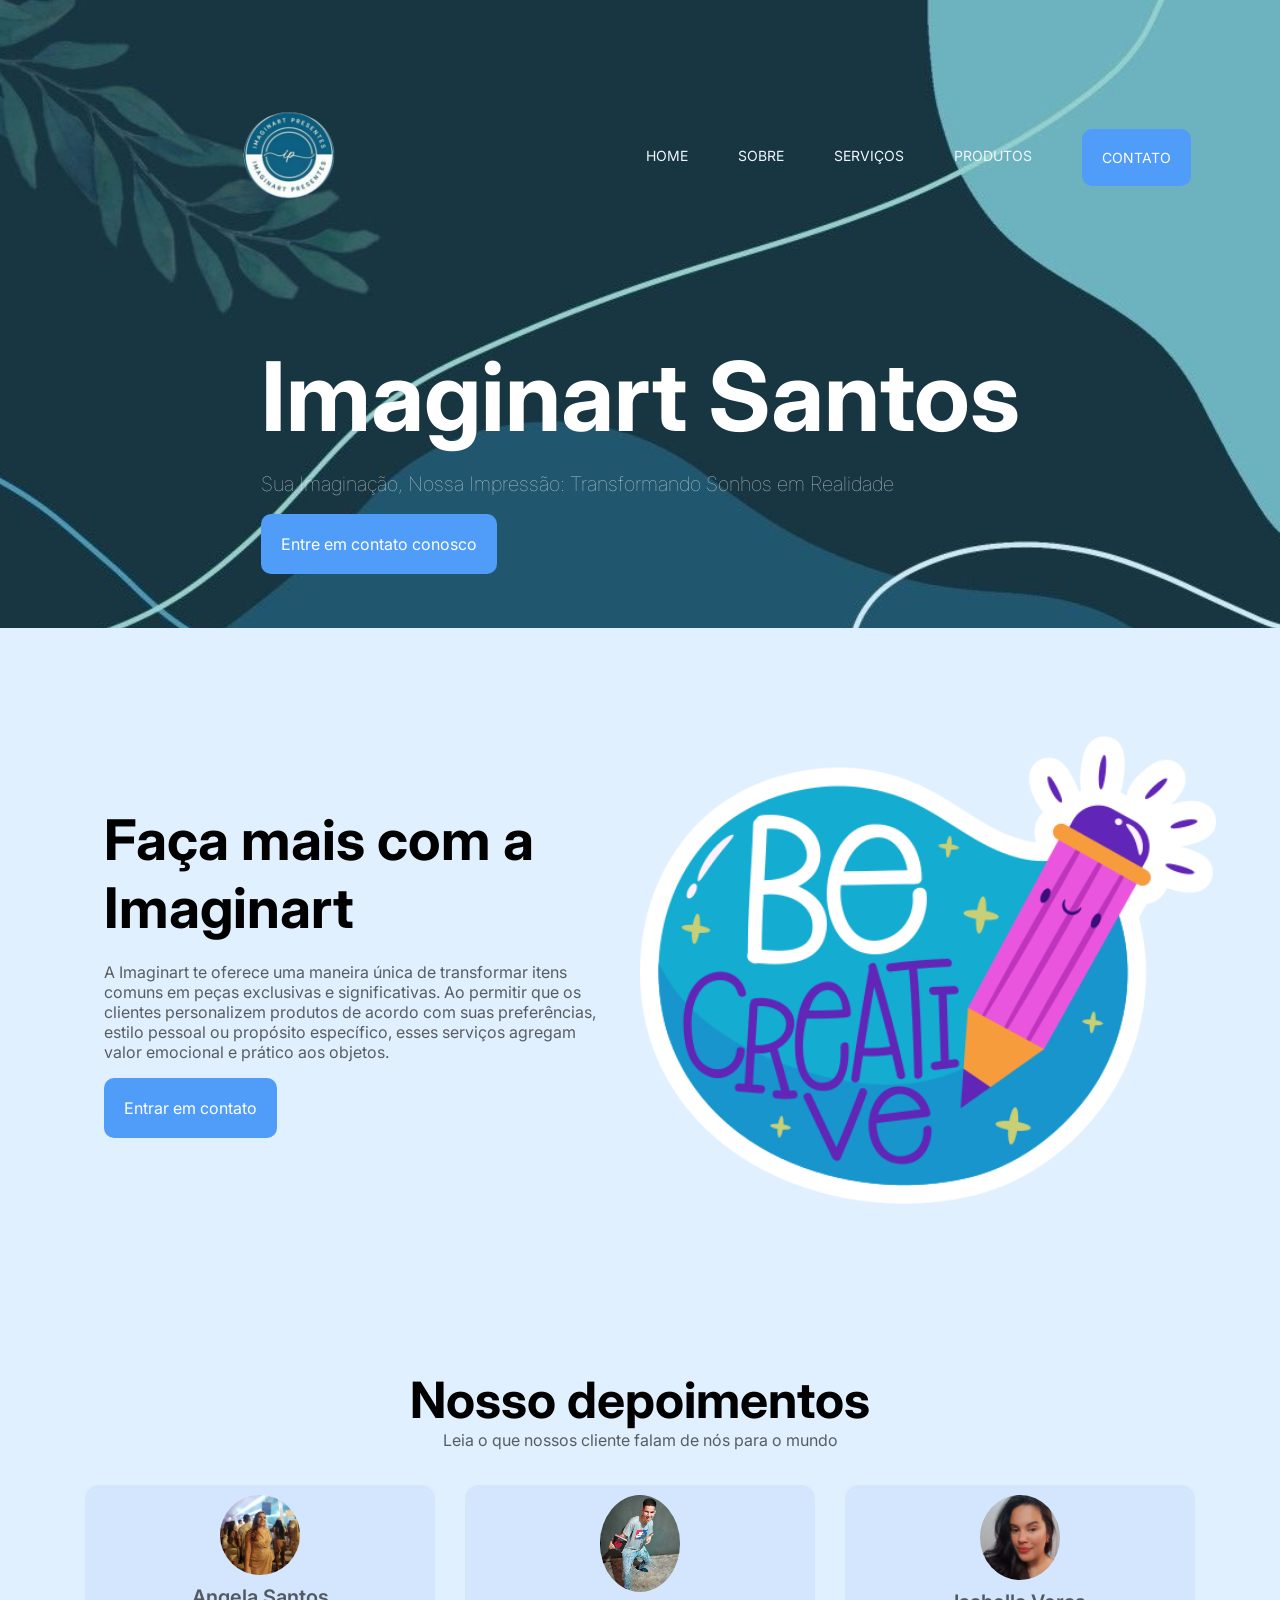
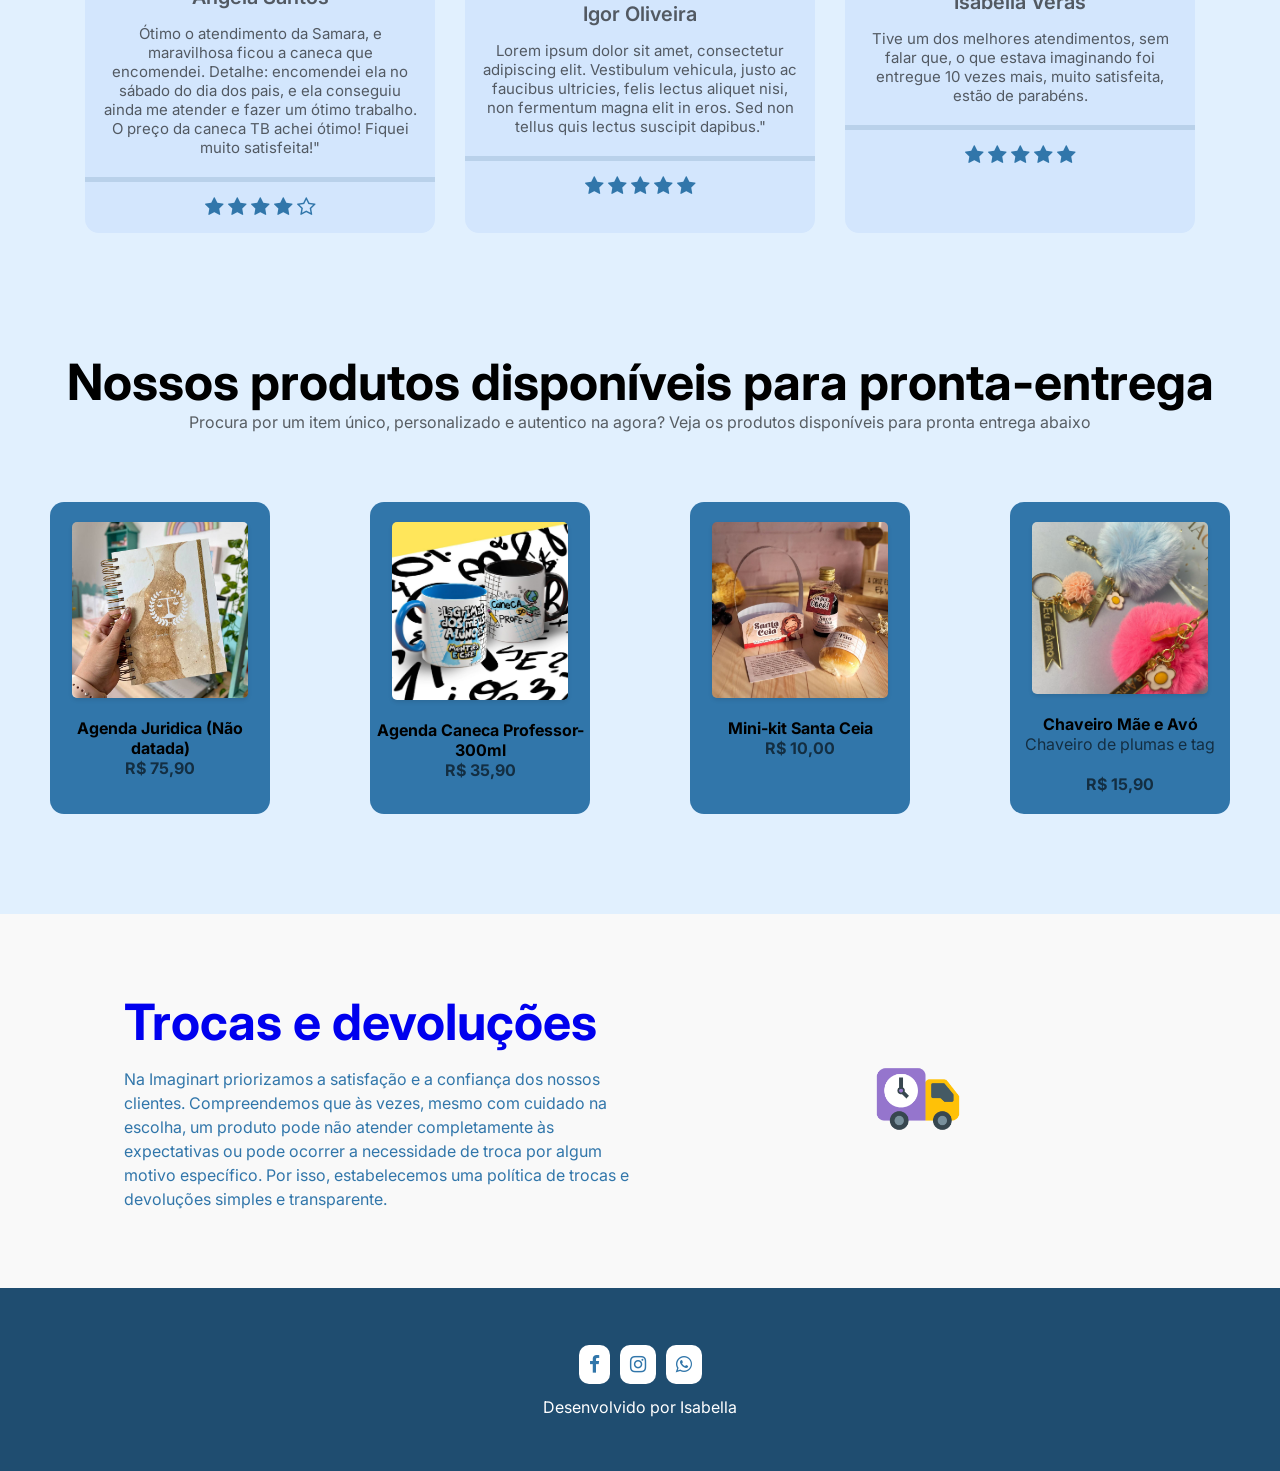
<file: imaginart/index.html>
<!DOCTYPE html>
<html lang="pt-br">

<head>
  <meta charset="utf-8">
  <!--Font Awsome-->
  <link rel="stylesheet" href="https://cdnjs.cloudflare.com/ajax/libs/font-awesome/4.7.0/css/font-awesome.css"
    integrity="sha512-5A8nwdMOWrSz20fDsjczgUidUBR8liPYU+WymTZP1lmY9G6Oc7HlZv156XqnsgNUzTyMefFTcsFH/tnJE/+xBg=="
    crossorigin="anonymous" referrerpolicy="no-referrer" />
  <meta name="viewport" content="width=device-width">
  <title>Imaginart Santos</title>
  <!--Css-->
  <link href="css/style.css" rel="stylesheet" type="text/css" />
</head>

<body>
  <header style="background-image:url('img/fundo.jpg');">
    <!-- header-->
    <div class="container">
      <nav>
        <a href="index.html">
          <img src="img/logo (1).png" alt="Logo" width="450" height="250"></a>
        <ul class="ul">
          <a href="index.html">Home</a>
          <a href="sobre.html">Sobre</a>
          <a href="serviços.html">Serviços</a>
          <a href="produtos.html">Produtos</a>
          <a class="contatobtn" href="contato.html">Contato</a>
      </nav>
      <section class="banner">
        <div class="banner-texto">
          <h1>Imaginart Santos</h1>
          <p>Sua Imaginação, Nossa Impressão: Transformando Sonhos em Realidade</p>
          <a href="contato.html" class="contatobtn">Entre em contato conosco</a>
        </div><!--banner-texto-->
      </section> <!--banner-->
    </div><!-- container-->
  </header>
  <section class="faca-mais">
    <div class="container">
      <div class="faca-mais-texto">
        <h3>Faça mais com a Imaginart</h3>
        <p> A Imaginart te oferece uma maneira única de transformar itens comuns em peças exclusivas e significativas.
          Ao permitir que os clientes personalizem produtos de acordo com suas preferências, estilo pessoal ou propósito
          específico, esses serviços agregam valor emocional e prático aos objetos. </p>
        <a href="servicos.html" class="contatobtn animate-btn">Entrar em contato</a>
      </div><!--faca-mais-texto-->
      <div class="faca-mais-img">
        <img src="img/desenho.png" alt="img1">
      </div><!--faca-mais-img-->
    </div><!--container-->
  </section><!--faca-mais-->

  <section class="depoimentos">
    <div class="container">
      <h3>Nosso depoimentos</h3>
      <p> Leia o que nossos cliente falam de nós para o mundo</p>
      <div class="cards">
        <!--card-item1-->
        <div class="card-item">
          <img src="img/angeladepo.png" alt="depoimentoimagem">
          <p class="nome-usuario">Angela Santos</p>
          <p class="depoimento-usuario">Ótimo o atendimento da Samara, e maravilhosa ficou a caneca que encomendei.
            Detalhe: encomendei ela no sábado do dia dos pais, e ela conseguiu ainda me atender e fazer um ótimo
            trabalho. O preço da caneca TB achei ótimo! Fiquei muito satisfeita!"</p>
          <div class="estrelas">
            <i class="fa fa-star" aria-hidden="true"></i>
            <i class="fa fa-star" aria-hidden="true"></i>
            <i class="fa fa-star" aria-hidden="true"></i>
            <i class="fa fa-star" aria-hidden="true"></i>
            <i class="fa fa-star-o" aria-hidden="true"></i> <!--estrela vazia-->
          </div><!--estrelas-->
        </div> <!--card-item1-->
        <!--card-item2-->
        <div class="card-item">
          <img src="img/igordepo.png" alt="depoimentoimagem">
          <p class="nome-usuario">Igor Oliveira</p>
          <p class="depoimento-usuario">Lorem ipsum dolor sit amet, consectetur adipiscing elit. Vestibulum vehicula,
            justo ac faucibus ultricies, felis lectus aliquet nisi, non fermentum magna elit in eros. Sed non tellus
            quis lectus suscipit dapibus."</p>
          <div class="estrelas">
            <i class="fa fa-star" aria-hidden="true"></i>
            <i class="fa fa-star" aria-hidden="true"></i>
            <i class="fa fa-star" aria-hidden="true"></i>
            <i class="fa fa-star" aria-hidden="true"></i>
            <i class="fa fa-star" aria-hidden="true"></i>
          </div><!--estrelas-->
        </div> <!--card-item2-->
        <!--card-item3-->
        <div class="card-item">
          <img src="img/isadepo.png" alt="depoimentoimagem">
          <p class="nome-usuario">Isabella Veras</p>
          <p class="depoimento-usuario">Tive um dos melhores atendimentos, sem falar que, o que estava imaginando foi
            entregue 10 vezes mais, muito satisfeita, estão de parabéns.</p>
          <div class="estrelas">
            <i class="fa fa-star" aria-hidden="true"></i>
            <i class="fa fa-star" aria-hidden="true"></i>
            <i class="fa fa-star" aria-hidden="true"></i>
            <i class="fa fa-star" aria-hidden="true"></i>
            <i class="fa fa-star" aria-hidden="true"></i>
          </div><!--estrelas-->
        </div> <!--card-item3-->
      </div><!--cards-->
    </div><!--container-->
  </section><!--depoimentos-->

  <section class="produtos-pronta-entrega">
    <div class="container">
      <h3>Nossos produtos disponíveis para pronta-entrega</h3>
      <p>Procura por um item único, personalizado e autentico na agora? Veja os produtos disponíveis para pronta entrega
        abaixo</p>
    </div>
    <div class="produtos-imagem">
      <!--produto-item1-->
      <div class="produtos-item">
        <div class="img-produto">
          <img src="img/img-produto/agendajuridica.jpg" alt="Agenda juridica">
        </div><!--img-produto-->
        <div class="descricao-produto">
          <h4>Agenda Juridica (Não datada)</h4>
          <p><b>R$ 75,90</b></p>
        </div><!--descricao-produto-->
      </div><!----produtos-item1-->
      <!--produto-item2-->
      <div class="produtos-item">
        <div class="img-produto">
          <img src="img/img-produto/canecaprof.png" alt="Caneca Professor">
        </div><!--img-produto-->
        <div class="descricao-produto">
          <h4>Agenda Caneca Professor- 300ml</h4>
          <p><b>R$ 35,90</b></p>
        </div><!--descricao-produto-->
      </div><!----produtos-item2-->
      <!--produto-item3-->
      <div class="produtos-item">
        <div class="img-produto">
          <img src="img/img-produto/kitsantaceia.jpg" alt="Kit Santa Ceia">
        </div><!--img-produto-->
        <div class="descricao-produto">
          <h4>Mini-kit Santa Ceia </h4>
          <p><b>R$ 10,00</b></p>
        </div><!--descricao-produto-->
      </div><!----produtos-item3-->
      <!--produto-item4-->
      <div class="produtos-item">
        <div class="img-produto">
          <img src="img/img-produto/chaveiromaevo.png" alt="Chaveiro mae vo">
        </div><!--img-produto-->
        <div class="descricao-produto">
          <h4>Chaveiro Mãe e Avó</h4>
          <p>Chaveiro de plumas e tag</p>
          <p><b>R$ 15,90</b></p>
        </div><!--descricao-produto-->
      </div><!----produtos-item4-->
    </div> <!----produtos-imagem-->
  </section> <!--produtos-pronta-entrega-->

  <section class="trocas-devolucoes">
    <div class="container">
      <div class="trocas-devolucoes-texto">
        <a href="#" class="Trocas-devolucoes-pag">
          <h3>Trocas e devoluções</h3>
          <p> Na Imaginart priorizamos a satisfação e a confiança dos nossos clientes. Compreendemos que às vezes, mesmo
            com cuidado na escolha, um produto pode não atender completamente às expectativas ou pode ocorrer a
            necessidade de troca por algum motivo específico. Por isso, estabelecemos uma política de trocas e
            devoluções
            simples e transparente.</p>
        </a>
      </div><!--trocas-devolucoes-texto-->
      <div class="trocas-devolucoes-img">
        <img src="img/img(2).png" alt="img2">
      </div><!--trocas-devolucoes-img-->
    </div><!--container-->
  </section><!--trocas-devolucoes-->
  <footer class="footer">
    <div class="container">
      <div class="links">
        <a href="https://www.facebook.com/samara.santtos.545"><i class="fa fa-facebook"></i></a>
        <a href="https://www.instagram.com/imaginart.santtos/"><i class="fa fa-instagram"></i></a>
        <a href="https://api.whatsapp.com/message/BYXNNIUNEVM6H1?autoload=1&app_absent=0"><i
            class="fa fa-whatsapp"></i></a>
      </div><!--links-->
      <p>Desenvolvido por Isabella</p>
    </div><!--container-->
  </footer>
</body>

</html>
</file>
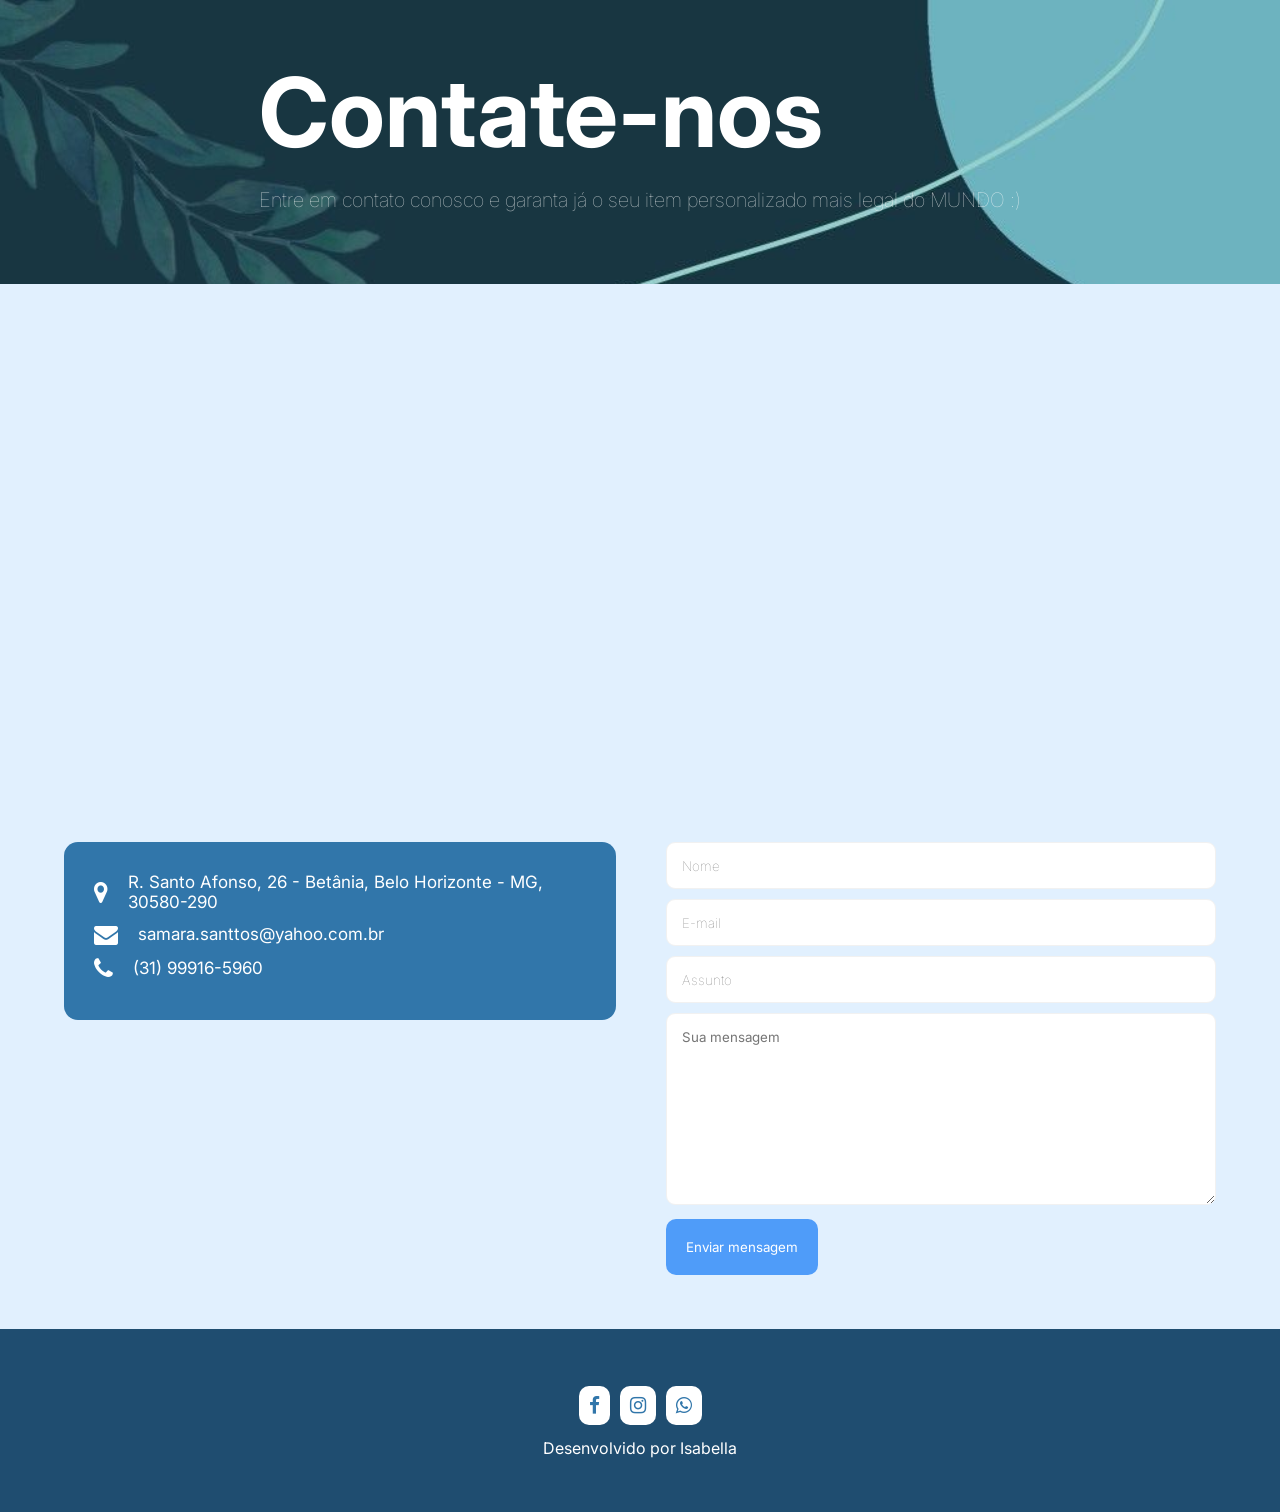
<file: imaginart/contato.html>
<!DOCTYPE html>
<html lang="pt-br">

<head>
  <meta charset="utf-8">
  <!--Font Awsome-->
  <link rel="stylesheet" href="https://cdnjs.cloudflare.com/ajax/libs/font-awesome/4.7.0/css/font-awesome.css"
    integrity="sha512-5A8nwdMOWrSz20fDsjczgUidUBR8liPYU+WymTZP1lmY9G6Oc7HlZv156XqnsgNUzTyMefFTcsFH/tnJE/+xBg=="
    crossorigin="anonymous" referrerpolicy="no-referrer" />
  <meta name="viewport" content="width=device-width">
  <title>Contato</title>
  <!--Css-->
  <link href="css/style.css" rel="stylesheet" type="text/css" />
</head>

<body>
  <header style="background-image:url('img/fundo.jpg');">
    <!-- header-->
    <div class="conteiner">
      <section class="banner">
        <div class="banner-texto">
          <h1>Contate-nos</h1>
          <p>Entre em contato conosco e garanta já o seu item personalizado mais legal do MUNDO :)</p>
        </div><!--banner-texto-->
      </section> <!--banner-->
    </div><!-- conteiner-->
  </header>
  <section class="contato">
    <div class="container">
      <div class="localizacao">
        <iframe
          src="https://www.google.com/maps/embed?pb=!1m18!1m12!1m3!1d3750.080060683215!2d-43.98775312509331!3d-19.963135039340557!2m3!1f0!2f0!3f0!3m2!1i1024!2i768!4f13.1!3m3!1m2!1s0xa697b03d34d3d1%3A0xa37e9d11a82416fe!2sImaginart%20Presentes%20Personalizados!5e0!3m2!1spt-BR!2sbr!4v1712093067949!5m2!1spt-BR!2sbr"
          width="100%" height="450" style="border:0;" allowfullscreen="" loading="lazy"
          referrerpolicy="no-referrer-when-downgrade"></iframe>
      </div><!--localizaçao-->
      <div class="contato-info">
        <div class="lado-direito">
          <div>
            <i class="fa fa-map-marker" aria-hidden="true"></i>
            <p>R. Santo Afonso, 26 - Betânia, Belo Horizonte - MG, 30580-290</p>
          </div>
          <div>
            <i class="fa fa-envelope" aria-hidden="true"></i>
            <p>samara.santtos@yahoo.com.br </p>
          </div>
          <div>
            <i class="fa fa-phone" aria-hidden="true"></i>
            <p>(31) 99916-5960 </p>
          </div>
          </div><!--lado-direito-->
          <div class="lado-esquerdo">
            <form action="">
              <input type="text" placeholder="Nome" required>
              <input type="email" placeholder="E-mail" required>
              <input type="text" placeholder="Assunto" required>
              <textarea cols="30" rows="10" placeholder="Sua mensagem" required></textarea>
              <button class="contatobtn">Enviar mensagem</button>
            </form>
          </div>
      </div><!--contato-info-->
      </div><!--cotainer-->
  </section><!--contato-->

  <footer class="footer">
    <div class="container">
      <div class="links">
        <a href="https://www.facebook.com/samara.santtos.545"><i class="fa fa-facebook"></i></a>
        <a href="https://www.instagram.com/imaginart.santtos/"><i class="fa fa-instagram"></i></a>
        <a href="https://api.whatsapp.com/message/BYXNNIUNEVM6H1?autoload=1&app_absent=0"><i
            class="fa fa-whatsapp"></i></a>
      </div><!--links-->
      <p>Desenvolvido por Isabella</p>
    </div><!--container-->
  </footer>
</body>

</html>
</file>
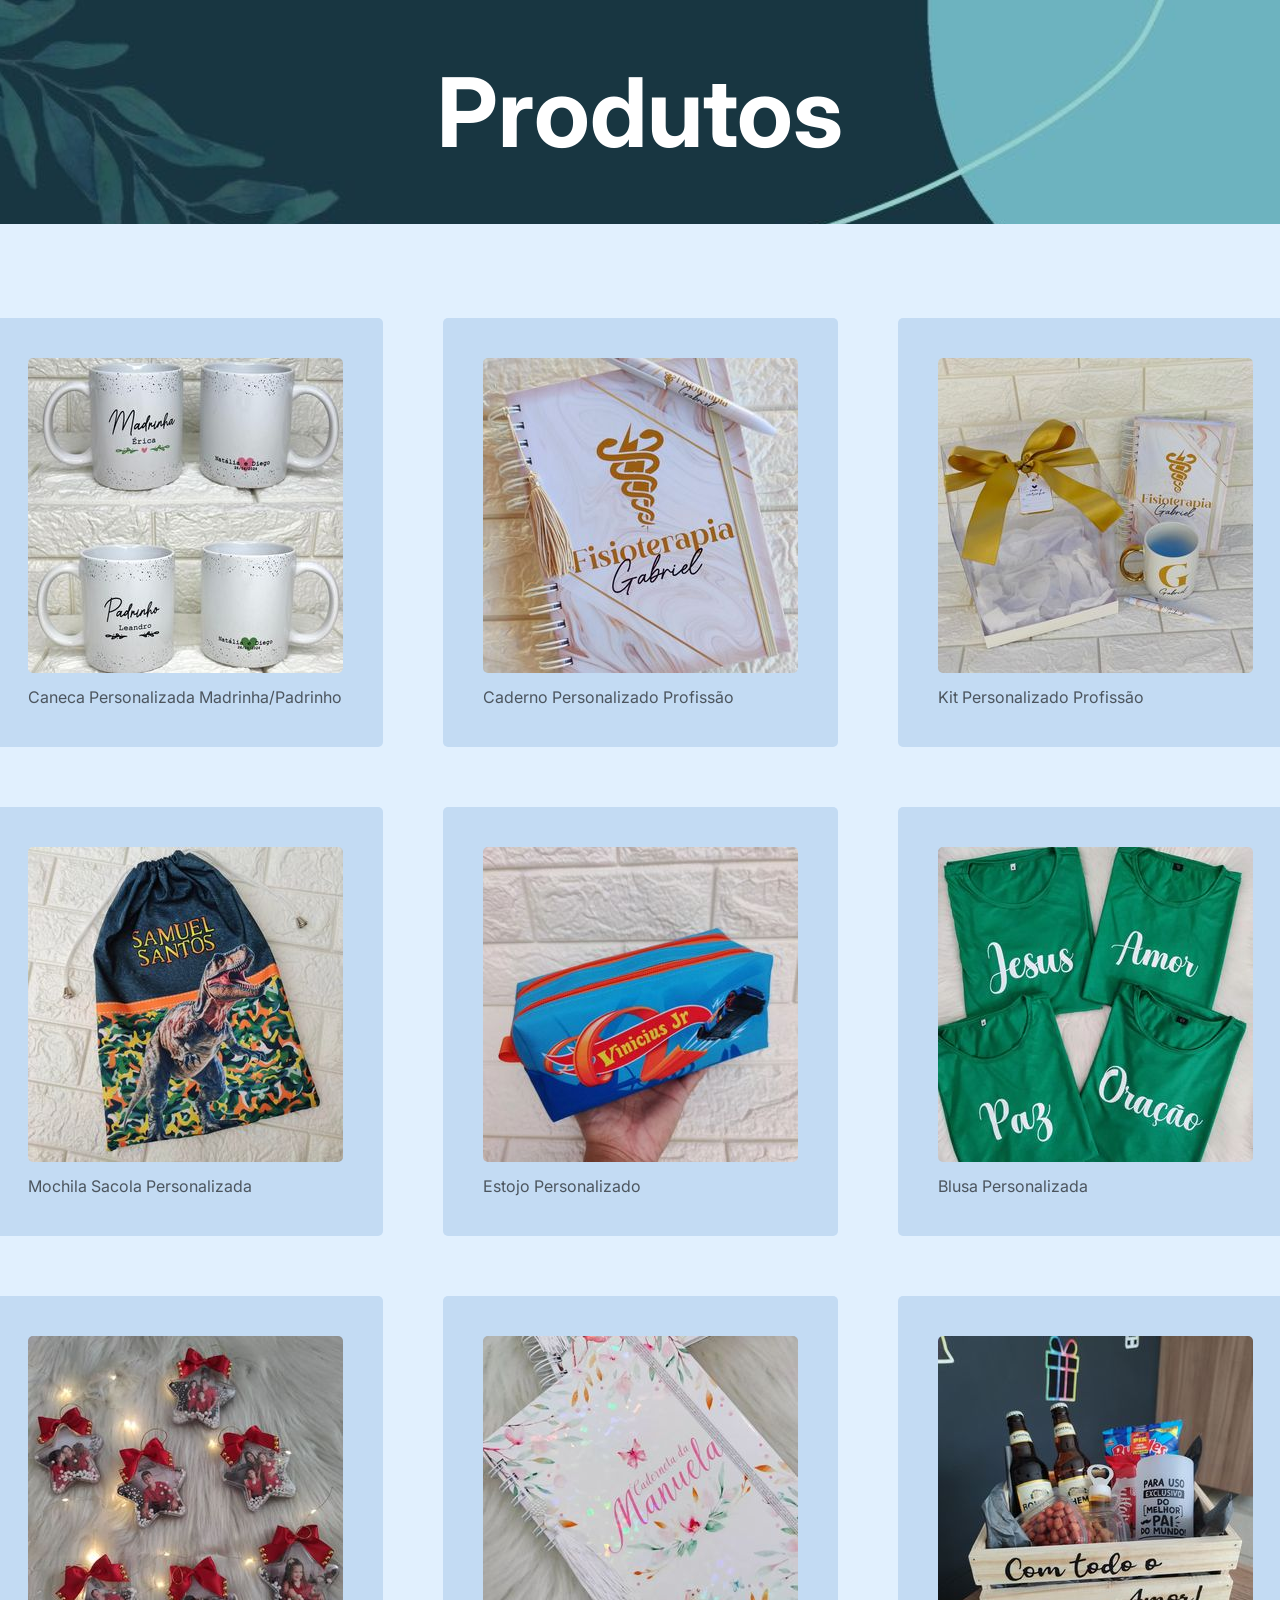
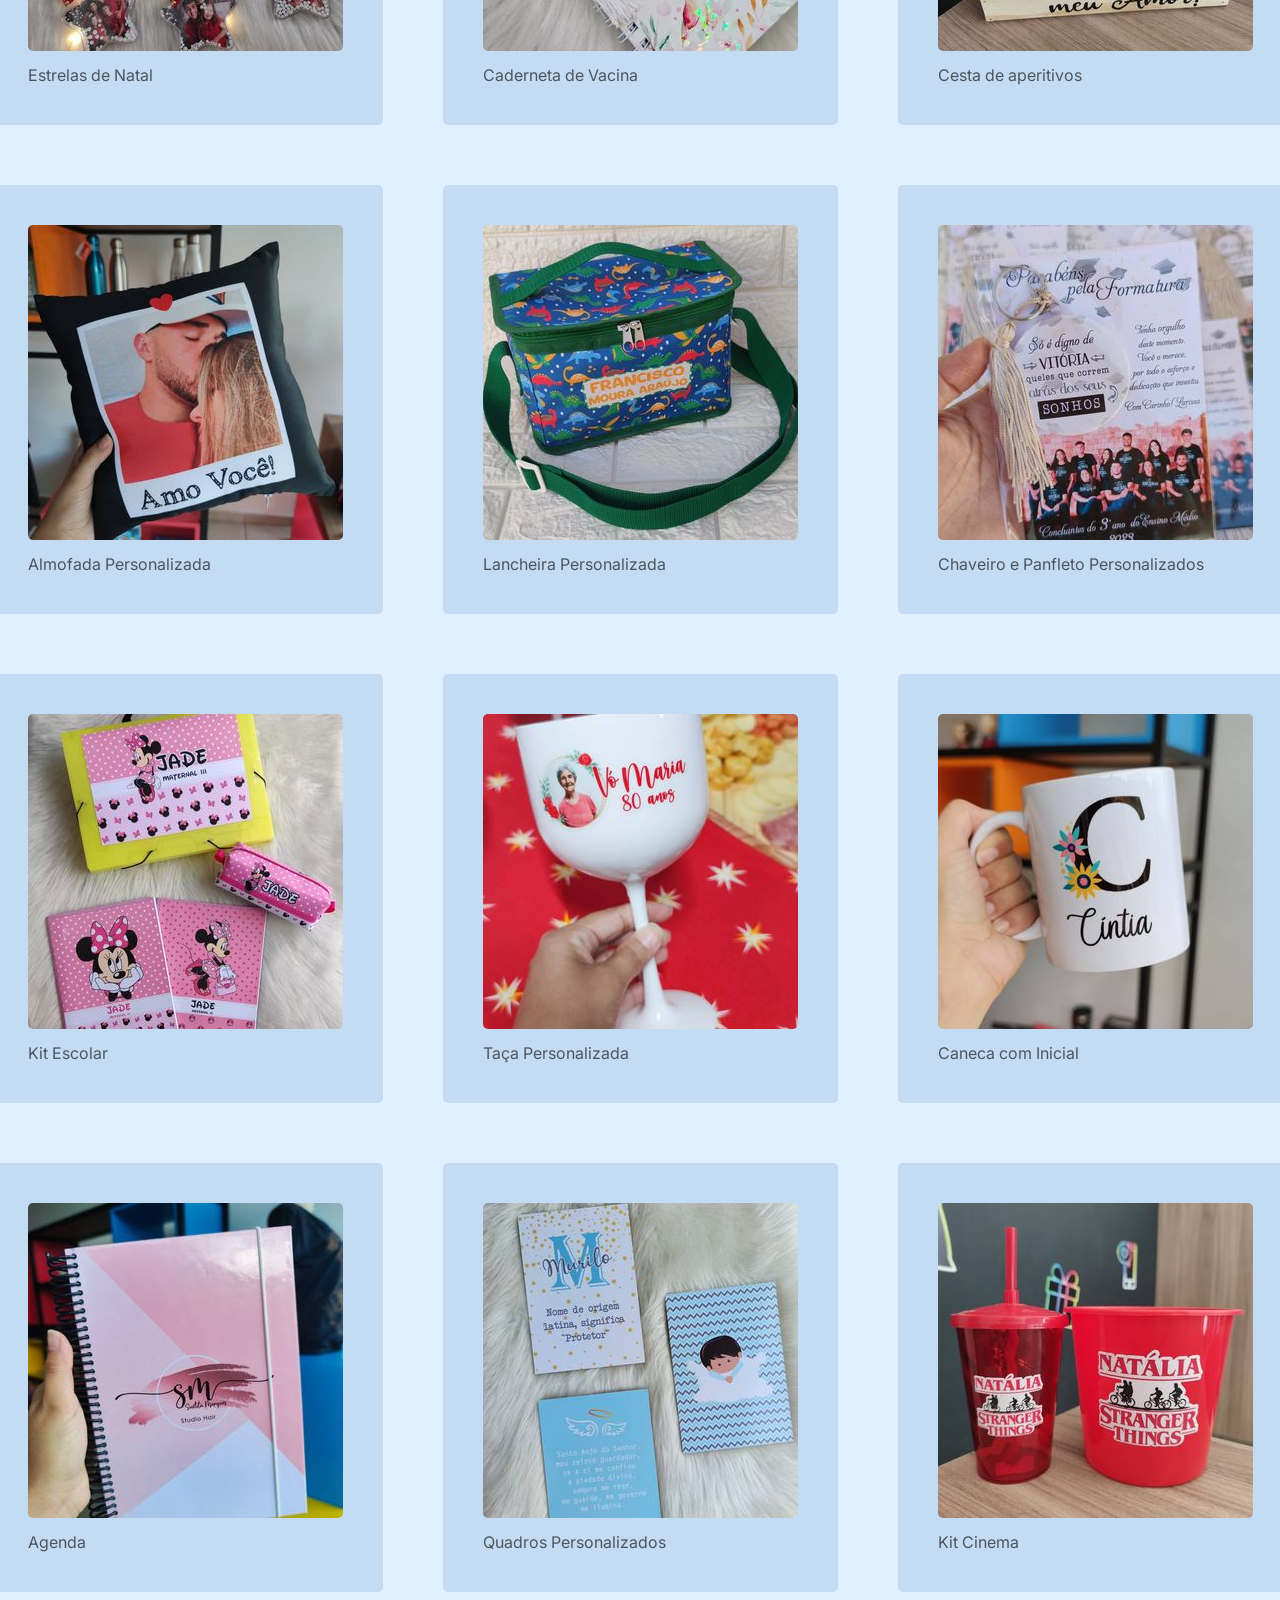
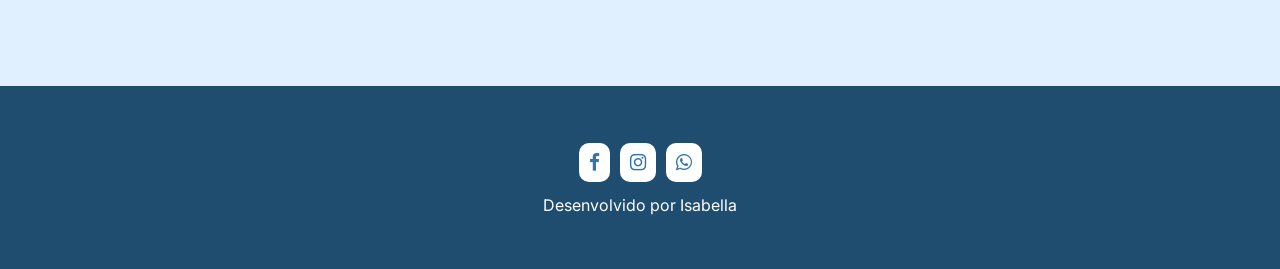
<file: imaginart/produtos.html>
<!DOCTYPE html>
<html lang="pt-br">

<head>
  <meta charset="utf-8">
  <!--Font Awsome-->
  <link rel="stylesheet" href="https://cdnjs.cloudflare.com/ajax/libs/font-awesome/4.7.0/css/font-awesome.css"
    integrity="sha512-5A8nwdMOWrSz20fDsjczgUidUBR8liPYU+WymTZP1lmY9G6Oc7HlZv156XqnsgNUzTyMefFTcsFH/tnJE/+xBg=="
    crossorigin="anonymous" referrerpolicy="no-referrer" />
  <meta name="viewport" content="width=device-width">
  <title>Produtos</title>
  <!--Css-->
  <link href="css/style.css" rel="stylesheet" type="text/css" />
</head>

<body>
  <header style="background-image:url('img/fundo.jpg');">
    <!--header-->
    <div class="container">
      <section class="banner">
        <div class="banner-texto">
          <h1>Produtos</h1>
        </div><!--banner-texto-->
      </section> <!--banner-->
    </div><!-- container-->
  </header>
  <section>
    <div class="produtos">
      <div class="container">
        <div class="produtos-imagem">
          <img src="img/img-produto/caneca-madrinha.jpg" alt="Caneca Madrinha">
          <p>Caneca Personalizada Madrinha/Padrinho</p>
        </div><!--produtos-imagem-->
        <div class="produtos-imagem">
          <img src="img/img-produto/caderno-profissao.jpg" alt="Caderno Profissão">
          <p>Caderno Personalizado Profissão</p>
        </div><!--produtos-imagem-->
        <div class="produtos-imagem">
          <img src="img/img-produto/kit-profissao.jpg" alt="Kit Profissão">
          <p>Kit Personalizado Profissão</p>
        </div><!--produtos-imagem-->
        <div class="produtos-imagem">
          <img src="img/img-produto/mochila-sacola.jpg" alt="Mochila Sacola">
          <p>Mochila Sacola Personalizada </p>
        </div><!--produtos-imagem-->
        <div class="produtos-imagem">
          <img src="img/img-produto/estojo-personalizado.jpg" alt="Estojo Personalizado">
          <p>Estojo Personalizado </p>
        </div><!--produtos-imagem-->
        <div class="produtos-imagem">
          <img src="img/img-produto/blusa-personalizada.jpg" alt="Blusa Personalizada">
          <p>Blusa Personalizada </p>
        </div><!--produtos-imagem-->
        <div class="produtos-imagem">
          <img src="img/img-produto/estrelas-natal.jpg" alt="Estrelas Natal">
          <p>Estrelas de Natal</p>
        </div><!--produtos-imagem-->
        <div class="produtos-imagem">
          <img src="img/img-produto/caderneta-vacina.jpg" alt="Caderneta Vacina">
          <p>Caderneta de Vacina</p>
        </div><!--produtos-imagem-->
        <div class="produtos-imagem">
          <img src="img/img-produto/cesta-aperitivos.jpg" alt="Cesta de Aperitivos">
          <p>Cesta de aperitivos</p>
        </div><!--produtos-imagem-->
        <div class="produtos-imagem">
          <img src="img/img-produto/almofada-personalizada.jpg" alt="Almofada Personalizada">
          <p>Almofada Personalizada</p>
        </div><!--produtos-imagem-->
        <div class="produtos-imagem">
          <img src="img/img-produto/lancheira-personalizada.jpg" alt="">
          <p>Lancheira Personalizada</p>
        </div><!--produtos-imagem-->
        <div class="produtos-imagem">
          <img src="img/img-produto/chaveiro-panfleto.jpg" alt="">
          <p>Chaveiro e Panfleto Personalizados</p>
        </div><!--produtos-imagem-->
        <div class="produtos-imagem">
          <img src="img/img-produto/kit-escolar.jpg" alt="Kit Escolar">
          <p>Kit Escolar</p>
        </div><!--produtos-imagem-->
        <div class="produtos-imagem">
          <img src="img/img-produto/taça-personalizada.jpg" alt="Taça Personalizada">
          <p>Taça Personalizada</p>
        </div><!--produtos-imagem-->
        <div class="produtos-imagem">
          <img src="img/img-produto/caneca-inicial.jpg" alt="Caneca com Inicial">
          <p>Caneca com Inicial</p>
        </div><!--produtos-imagem-->
        <div class="produtos-imagem">
          <img src="img/img-produto/agenda.jpg" alt="Agenda">
          <p>Agenda </p>
        </div><!--produtos-imagem-->
        <div class="produtos-imagem">
          <img src="img/img-produto/quadros-personalizados.jpg" alt="Quadros Personalizados">
          <p>Quadros Personalizados</p>
        </div><!--produtos-imagem-->
        <div class="produtos-imagem">
          <img src="img/img-produto/kit-cinema.jpg" alt="Kit Cinema">
          <p>Kit Cinema</p>
        </div><!--produtos-imagem-->
      </div> <!--container-->
    </div><!--produtos-->
  </section>
  </section><!--section-->
  <footer class="footer">
    <div class="container">
      <div class="links">
        <a href="https://www.facebook.com/samara.santtos.545"><i class="fa fa-facebook"></i></a>
        <a href="https://www.instagram.com/imaginart.santtos/"><i class="fa fa-instagram"></i></a>
        <a href="https://api.whatsapp.com/message/BYXNNIUNEVM6H1?autoload=1&app_absent=0"><i
            class="fa fa-whatsapp"></i></a>
      </div><!--links-->
      <p>Desenvolvido por Isabella</p>
    </div><!--container-->
  </footer>
</body>

</html>
</file>
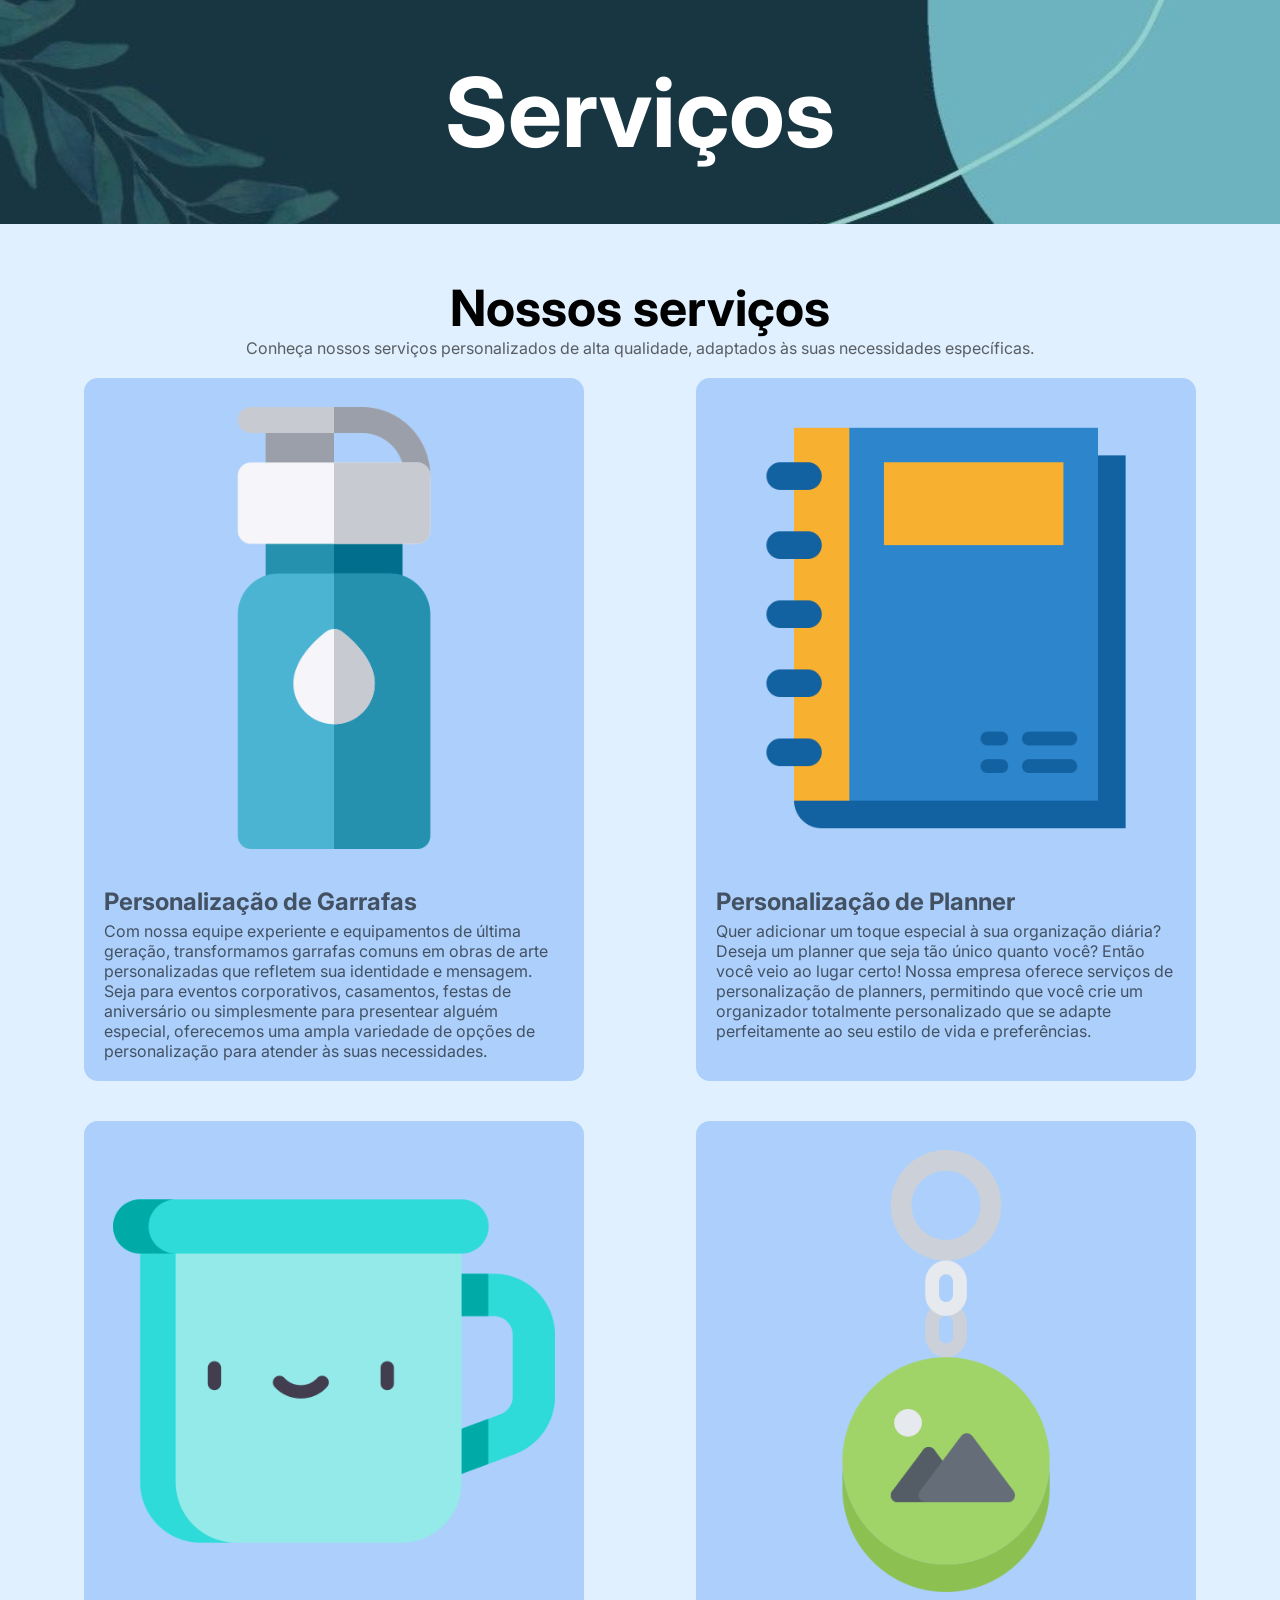
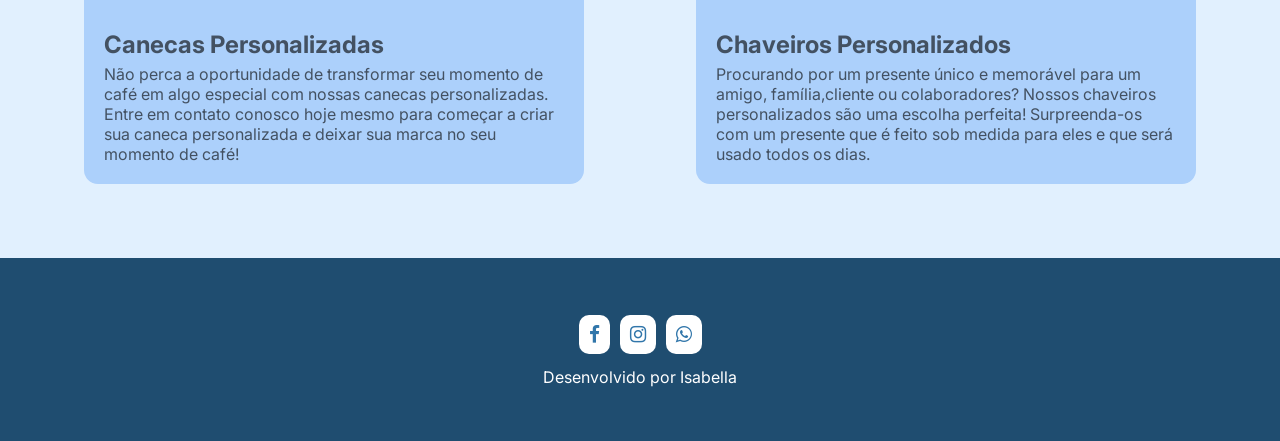
<file: imaginart/serviços.html>
<!DOCTYPE html>
<html lang="pt-br">

<head>
  <meta charset="utf-8">
  <!--Font Awsome-->
  <link rel="stylesheet" href="https://cdnjs.cloudflare.com/ajax/libs/font-awesome/4.7.0/css/font-awesome.css"
    integrity="sha512-5A8nwdMOWrSz20fDsjczgUidUBR8liPYU+WymTZP1lmY9G6Oc7HlZv156XqnsgNUzTyMefFTcsFH/tnJE/+xBg=="
    crossorigin="anonymous" referrerpolicy="no-referrer" />
  <meta name="viewport" content="width=device-width">
  <title>Serviços</title>
  <!--Css-->
  <link href="css/style.css" rel="stylesheet" type="text/css" />
</head>

<body>
  <header style="background-image:url('img/fundo.jpg');">
    <!-- header-->
    <div class="conteiner">
      <section class="banner">
        <div class="banner-texto">
          <h1>Serviços</h1>
        </div><!--banner-texto-->
      </section> <!--banner-->
    </div><!-- conteiner-->
  </header>
  <section class="servicos">
    <div class="container">
      <h3>Nossos serviços</h3>
      <p>Conheça nossos serviços personalizados de alta qualidade, adaptados às suas necessidades específicas.</p>
      <div class="rows-cards">
        <!-- Card 1 -->
        <div class="row-card-item">
          <img src="img/garrafa-personalizavel.png" alt="Garrafa">
          <p class="nome-servico"><strong>Personalização de Garrafas</strong></p>
          <p class="descricao-servico">Com nossa equipe experiente e equipamentos de última geração, transformamos garrafas comuns em obras de arte personalizadas que refletem sua identidade e mensagem. Seja para eventos corporativos, casamentos, festas de aniversário ou simplesmente para presentear alguém especial, oferecemos uma ampla variedade de opções de personalização para atender às suas necessidades.
        </div><!--row-card-item-->
        <!--End-Card1-->
        <!-- Card 2 -->
        <div class="row-card-item">
          <img src="img/caderno.png" alt="Planner">
          <p class="nome-servico"><strong>Personalização de Planner</strong></p>
          <p class="descricao-servico">Quer adicionar um toque especial à sua organização diária? Deseja um planner que seja tão único quanto você? Então você veio ao lugar certo! Nossa empresa oferece serviços de personalização de planners, permitindo que você crie um organizador totalmente personalizado que se adapte perfeitamente ao seu estilo de vida e preferências.
        </div><!--row-card-item-->
        <!--End-Card2-->
        <!-- Card 3 -->
        <div class="row-card-item">
          <img src="img/copo.png" alt="Caneca">
          <p class="nome-servico"><strong>Canecas Personalizadas</strong></p>
          <p class="descricao-servico">Não perca a oportunidade de transformar seu momento de café em algo especial com nossas canecas personalizadas. Entre em contato conosco hoje mesmo para começar a criar sua caneca personalizada e deixar sua marca no seu momento de café!
        </div><!--row-card-item-->
        <!--End-Card3-->
        <!-- Card 4 -->
        <div class="row-card-item">
          <img src="img/chaveiro.png" alt="Chaveiros">
          <p class="nome-servico"><strong>Chaveiros Personalizados</strong></p>
          <p class="descricao-servico">Procurando por um presente único e memorável para um amigo, família,cliente ou colaboradores? Nossos chaveiros personalizados são uma escolha perfeita! Surpreenda-os com um presente que é feito sob medida para eles e que será usado todos os dias.
        </div><!--row-card-item-->
        <!--End-Card4-->
      </div><!--rows-cards-->
    </div><!--container-->
  </section><!--servicos-->

  <footer class="footer">
    <div class="container">
      <div class="links">
        <a href="https://www.facebook.com/samara.santtos.545"><i class="fa fa-facebook"></i></a>
        <a href="https://www.instagram.com/imaginart.santtos/"><i class="fa fa-instagram"></i></a>
        <a href="https://api.whatsapp.com/message/BYXNNIUNEVM6H1?autoload=1&app_absent=0"><i
            class="fa fa-whatsapp"></i></a>
      </div><!--links-->
      <p>Desenvolvido por Isabella</p>
    </div><!--container-->
  </footer>
</body>

</html>
</file>
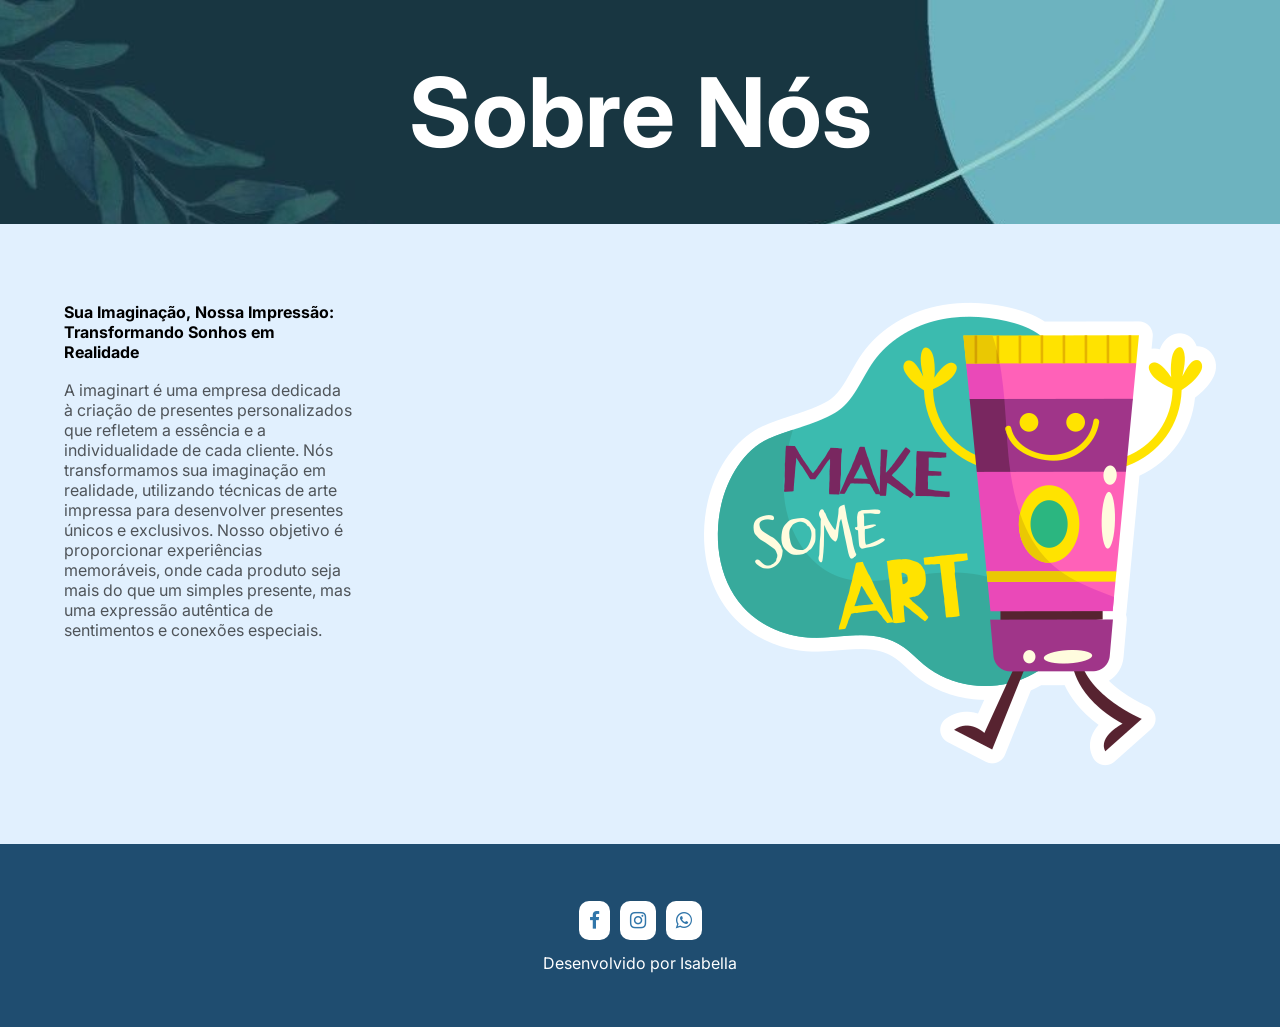
<file: imaginart/sobre.html>
<!DOCTYPE html>
<html lang="pt-br">

<head>
  <meta charset="utf-8">
  <!--Font Awsome-->
  <link rel="stylesheet" href="https://cdnjs.cloudflare.com/ajax/libs/font-awesome/4.7.0/css/font-awesome.css"
    integrity="sha512-5A8nwdMOWrSz20fDsjczgUidUBR8liPYU+WymTZP1lmY9G6Oc7HlZv156XqnsgNUzTyMefFTcsFH/tnJE/+xBg=="
    crossorigin="anonymous" referrerpolicy="no-referrer" />
  <meta name="viewport" content="width=device-width">
  <title>Sobre Nós</title>
  <!--Css-->
  <link href="css/style.css" rel="stylesheet" type="text/css" />
</head>

<body>
  <header style="background-image:url('img/fundo.jpg');">
    <!-- header-->
    <div class="conteiner">
      <section class="banner">
        <div class="banner-texto">
          <h1>Sobre Nós</h1>
        </div><!--banner-texto-->
      </section> <!--banner-->
    </div><!-- conteiner-->
  </header>
  <section class="sobre">
    <div class="container">
      <div class="sobre-texto">
        <h4>Sua Imaginação, Nossa Impressão: Transformando Sonhos em Realidade</h4>
        <p>A imaginart é uma empresa dedicada à criação de presentes personalizados que refletem a essência e a
          individualidade de cada cliente. Nós transformamos sua imaginação em realidade, utilizando técnicas de arte
          impressa para desenvolver presentes únicos e exclusivos. Nosso objetivo é proporcionar experiências
          memoráveis,
          onde cada produto seja mais do que um simples presente, mas uma expressão autêntica de sentimentos e conexões
          especiais.</p>
        <section class="sobre">
      </div><!--sobre-texto-->
      <div class="sobre-img"></div>
      <img src="img/tubo-de-tinta.png" alt="Tubo de Tinta">
  </section><!--sobre-img-->
  </div><!--container-->
  </section><!--sobre-->
  <footer class="footer">
    <div class="container">
      <div class="links">
        <a href="https://www.facebook.com/samara.santtos.545"><i class="fa fa-facebook"></i></a>
        <a href="https://www.instagram.com/imaginart.santtos/"><i class="fa fa-instagram"></i></a>
        <a href="https://api.whatsapp.com/message/BYXNNIUNEVM6H1?autoload=1&app_absent=0"><i
            class="fa fa-whatsapp"></i></a>
      </div><!--links-->
      <p>Desenvolvido por Isabella</p>
    </div><!--container-->
  </footer>
</body>

</html>
</file>
<file: imaginart/css/style.css>
@import url('https://fonts.googleapis.com/css2?family=Inter:wght@100..900&display=swap');

* {
  margin: 0;
  padding: 0;
  box-sizing: border-box;
  text-decoration: none;
  outline: none;
  font-family: "Inter", sans-serif;
}

body {
  background-color: #e1f0fe;
}

section,
footer {
  padding: 54px 0;
}

h3 {
  font-size: 50px;
}

p {
  color: #0000009c;
}

.container {
  max-width: 1300px;
  margin: 0 auto;
  padding: 0 5%;
}

.contatobtn {
  background-color: #4f9cf9;
  color: white;
  padding: 20px 20px;
  border-radius: 10px;
  cursor: pointer;
  display: inline-block;
  transition: 0.1s;
}

.contatobtn:hover {
  background-color: #3580db;
}

@keyframes animate-outline {
  from {
    outline: 0px solid #519dfb8a;
    ;
  }

  to {
    outline: 15px solid #4f9bf900;
  }
}

header {
  background-color: #05172e8a;
  background-position: center;
  background-size: cover;
  background-attachment: fixed;
}

nav {
  display: flex;
  align-items: center;
  justify-content: space-between;
  padding-top: 30px;
}

nav ul {
  display: flex;
  align-items: center;
}

nav ul a {
  color: #f1f6fc;
  margin: 0 25px;
  text-transform: uppercase;
  font-size: 14px;
  display: block;
}

nav ul a:not(.contatobtn)::after {
  content: "";
  background-color: white;
  height: 3px;
  width: 0%;
  display: block;
  margin: 0 auto;
  transition: 0.3s;
}

nav ul a:hover::after {
  width: 100%;
}

.banner {
  display: flex;
  justify-content: center;
}

.banner .bannertexto {
  margin: 150px;
  text-align: center;
  padding: 0 90px;
}

.banner .banner-texto h1 {
  font-size: 96px;
  color: white;
}

.banner .banner-texto p {
  font-size: 20px;
  color: #ffffffb7;
  font-weight: lighter;
  margin: 18px 0;
}

/* Faça mais */
.faca-mais .container {
  display: flex;
  align-items: center;
}

.faca-mais .faca-mais-texto {
  width: 50%;
  padding: 0 40px;
}

.faca-mais .faca-mais-texto h3 {
  font-size: 56px;
  margin-bottom: 20px;

}

.faca-mais .faca-mais-texto p {
  margin-bottom: 16px;
  font-size: 5px 0 10px 0;
}

.faca-mais .faca-mais-img {
  width: 50%;
}

.faca-mais .faca-mais-img img {
  width: 100%;
}

.depoimentos h3 {
  text-align: center;
}

.depoimentos p {
  margin-bottom: 20px;
  text-align: center;
}

.cards {
  display: flex;
  justify-content: center;
}

.depoimentos .card-item {
  background-color: #d3e6fd;
  margin: 15px;
  border-radius: 14px;
  text-align: center;
  width: 350px;
  transition: 0.3s;
}

.depoimentos .card-item img {
  border-radius: 100%;
  width: 80px;
  display: block;
  margin: 10px auto;
}

.depoimentos .card-item .nome-usuario {
  font-weight: 600;
  font-size: 20px;
  margin-bottom: 15px;
  transition: 0.3s;
}

.depoimentos .card-item .depoimento-usuario {
  font-size: 15px;
  padding: 0 15px;
  transition: 0.3s;
}

.depoimentos .card-item .estrelas {
  margin: 15px 0;
  border-top: 5px solid #174c7823;
  transform: 0.3s;
}

.depoimentos .card-item .estrelas i {
  color: #3176aa;
  margin-top: 15px;
  font-size: 20px;
}

.depoimentos .card-item:hover {
  background-color: #3176aa;
  margin-top: 5px;
}

.depoimentos .card-item:hover .nome-usuario,
.depoimentos .card-item:hover .depoimento-usuario,
.depoimentos .card-item:hover .estrelas i {
  color: white;
}

.produtos-pronta-entrega {
  display: flex;
  justify-content: center;
  flex-direction: column;
  margin: 50px auto;
  padding: 0;
}

.produtos-pronta-entrega h3 {
  display: flex;
}

.produtos-pronta-entrega p {
  margin-bottom: 20px;
  text-align: center;
}

.produtos-pronta-entrega .produtos-imagem {
  display: flex;
  justify-content: center;
}

.produtos-pronta-entrega .produtos-imagem .produtos-item {
  background-color: #3176aa;
  margin: 50px;
  border-radius: 14px;
  text-align: center;
  width: 300px;
  transition: 0.5s;
}

.produtos-pronta-entrega .produtos-imagem .produtos-item img {
  width: 80%;
  max-width: 300px;
  height: auto;
  display: block;
  margin: 20px auto;
  border-radius: 5px;
  box-shadow: 0 2px 4px rgba(0, 0, 0, 0.1);
}

.produtos-pronta-entrega .produtos-imagem .produtos-item:hover {
  background-color: #25548e;
  margin-top: 5px;
}

.trocas-devolucoes {
  background-color: #f9f9f9;
  padding: 40px 0;
}

.trocas-devolucoes .container {
  max-width: 1200px;
  margin: 0 auto;
  display: flex;
  justify-content: space-between;
  align-items: center;
  flex-wrap: wrap;
}

.trocas-devolucoes-texto {
  flex: 1;
  padding: 0 20px;
  text-decoration: none;
}

.trocas-devolucoes-texto h3 {
  margin-bottom: 15px;
}

.trocas-devolucoes-texto p {
  color: #3176aa;
  font-size: 16px;
  line-height: 1.5;
}

.trocas-devolucoes-img {
  flex: 1;
  text-align: center;
}

.trocas-devolucoes-img img {
  max-width: 100%;
  height: auto;
}

.footer {
  background-color: #1f4d70;
  text-align: center;
}

.footer i {
  color: #3176aa;
  font-size: 19px;
  background-color: white;
  padding: 10px;
  margin: 3px;
  border-radius: 10px;
}

.footer p {
  margin-top: 10px;
  color: white;
  justify-content: center;
}

/*Página Sobre*/

.sobre .container {
  display: flex;
  align-items: center;
}

.sobre .sobre-texto {
  width: 50%;
  padding-right: 40px;
}

.sobre .sobre-texto p {
  margin: 18px 0;
  color: #000000a6;
}

.sobre .sobre-img {
  width: 50%;
}

.sobre .sobre-img img {
  width: 100%;
  border-radius: 10px;
}

/*Página servicos*/
.servicos h3 {
  text-align: center;
}

.servicos .container>p {
  text-align: center;
}

.servicos .rows-cards {
  display: flex;
  flex-wrap: wrap;
  justify-content: space-between;

}

.servicos .row-card-item {
  background-color: #acd0fb;
  width: 500px;
  padding: 20px;
  border-radius: 14px;
  margin: 20px;
  transition: 0.3s;
}

.servicos .row-card-item:hover {
  background-color: #3176aa;
}

.servicos .row-card-item:hover p {
  color: white;
}

.servicos .row-card-item p.nome-servico {
  margin: 5px 0;
  transition: 0.3s;
}

.servicos .row-card-item p.descricao-servico {
  transition: 0.3s;
}

.servicos .row-card-item img {
  width: 100%;
  height: auto;
  margin-bottom: 20px;
  padding: 9px;
}

.servicos .nome-servico {
  font-size: 24px;
  margin-bottom: 10px;
}

.servicos .descricao-servico {
  font-size: 16px;
}

/*End-Página servicos*/

/*Página Produto*/

.produtos{
  padding: 0;
}

.produtos .container {
  display: grid;
  grid-template-columns: 1fr 1fr 1fr;
  justify-content: center;
  padding: 10px;
}

.produtos .container .produtos-imagem {
  background-color:#c3dbf3 ;
  margin: 30px;
  padding: 40px;
  border-radius: 5px;
  transition: 0.5s;
}

.produtos .container .produtos-imagem:hover {
  background-color: #3176aa;
  margin-top: 5px;
}

.produtos .container .produtos-imagem img{
  align-items: center;
  border-radius: 5px;
}

.produtos .container .produtos-imagem p{
  padding-top: 10px;
}


/*End Página Produto*/

/*Página contato*/
.contato-info {
  display: flex;
  justify-content: space-between;
  margin-top: 50px;
}

.contato-info .lado-direito {
  width: 50%;
  padding: 30px;
  background-color: #3176aa;
  border-radius: 14px;
  margin-right: 50px;
  height: fit-content;
}

.contato-info .lado-direito div {
  display: flex;
  align-items: center;
  margin-bottom: 10px;
}

.contato-info .lado-direito div i {
  font-size: 24px;
  margin-right: 20px;
  color: white;
}

.contato-info .lado-direito p {
  font-size: 17px;
  color: white;
}

.contato-info .lado-esquerdo {
  width: 50%;
}

.contato-info .lado-esquerdo input {
  display: block;
  width: 100%;
  margin-bottom: 10px;
  height: 47px;
  padding: 15px;
  border-radius: 9px;
  transition: 0.3s;
  border: 1px solid #f1f1f1;
  color: #212121;
  font-weight: lighter;
}

.contato-info .lado-esquerdo input:focus,
.contato-info .lado-esquerdo textarea:focus {
  border-color: #3176aa;
}

.contato-info .lado-esquerdo textarea {
  border: 1px solid #f1f1f1;
  color: #212121;
  border-radius: 9px;
  margin-bottom: 10px;
  padding: 15px;
  width: 100%;
  transition: 0.3s;
}

.contato-info .lado-esquerdo button {
  border: none;
  resize: none;
}

/*End-Página contato*/

@media(max-width: 830px) {
  .ul {
    flex-direction: column;
    align-items: center;
    justify-content: center;
  }

  /*Pagina Home responsivo*/
  .faca-mais .faca-mais-texto {
    margin-top: 10px;
    ;
    padding: 0 20ox;
    order: 1;
  }

  .faca-mais .container {
    flex-direction: column;
  }

  .faca-mais .faca-mais-texto h3 {
    font-size: 48px;
  }

  .faca-mais .faca-mais-texto p {
    font-size: 15px;
  }

  .faca-mais .faca-mais-img img {
    font-size: 48px;
  }

  .faca-mais .faca-mais-texto,
  .faca-mais .faca-mais-img {
    width: 100%;
  }

  /*banner responsivo*/

  .banner .bannertexto {
    padding: 0;
    margin: 80;
  }

  .banner .banner-texto h1 {
    font-size: 80px;
  }

  .banner .banner-texto p {
    font-size: 15px;
  }

  .cards {
    flex-wrap: wrap;
  }

  .produtos-imagem {
    display: flex;
    flex-wrap: wrap;
    justify-content: center;
  }

  .produtos-item {
    width: 45%;
    margin: 10px;
  }

  .img-produto {
    text-align: center;
  }

  .img-produto img {
    max-width: 100%;
    height: auto;
  }

  .descricao-produto {
    text-align: center;
    margin-top: 10px;
  }

  .banner .bannertexto {
    padding: 0;
    margin: 80;
  }

  .banner .banner-texto h1 {
    font-size: 80px;
  }

  .banner .banner-texto p {
    font-size: 15px;
  }

  /*pagina sobre responsivo*/

  .sobre .container {
    flex-direction: column-reverse;
    padding: 20px;
  }

  .sobre-texto {
    margin-top: 40px;
  }

  .sobre-img {
    display: none;
  }

  .sobre .sobre-img,
  .sobre .sobre-texto {
    width: 100%;
  }

  .footer {
    padding: 20px;
    text-align: center;
  }

  /*página responsiva contato*/

  .contato .contato-info {
    flex-direction: column-reverse;
    align-items: center;
  }

  .contato-info .lado-direito,
  .contato-info .lado-esquerdo {
    width: 100%;
  }

  .contato-info .lado-direito {
    margin-top: 30px;
    margin-right: 20px;
  }
}
</file>
